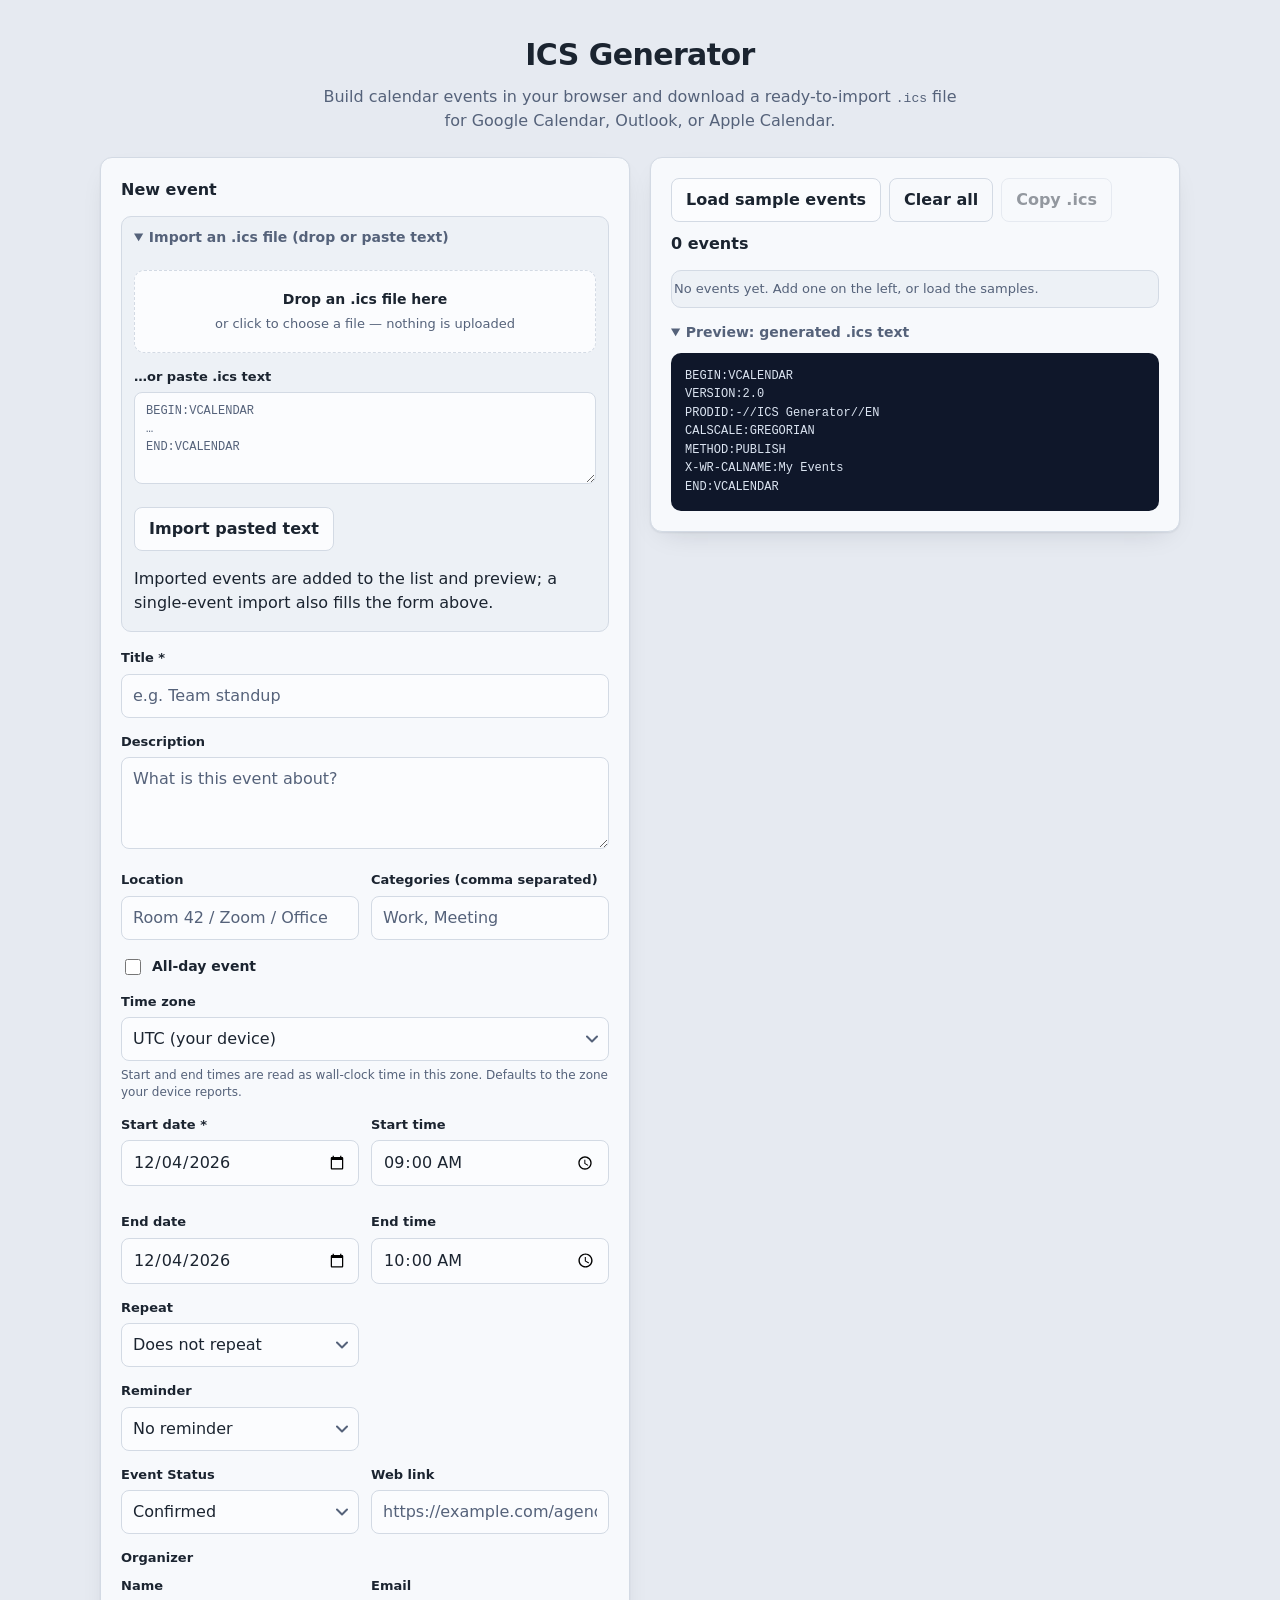
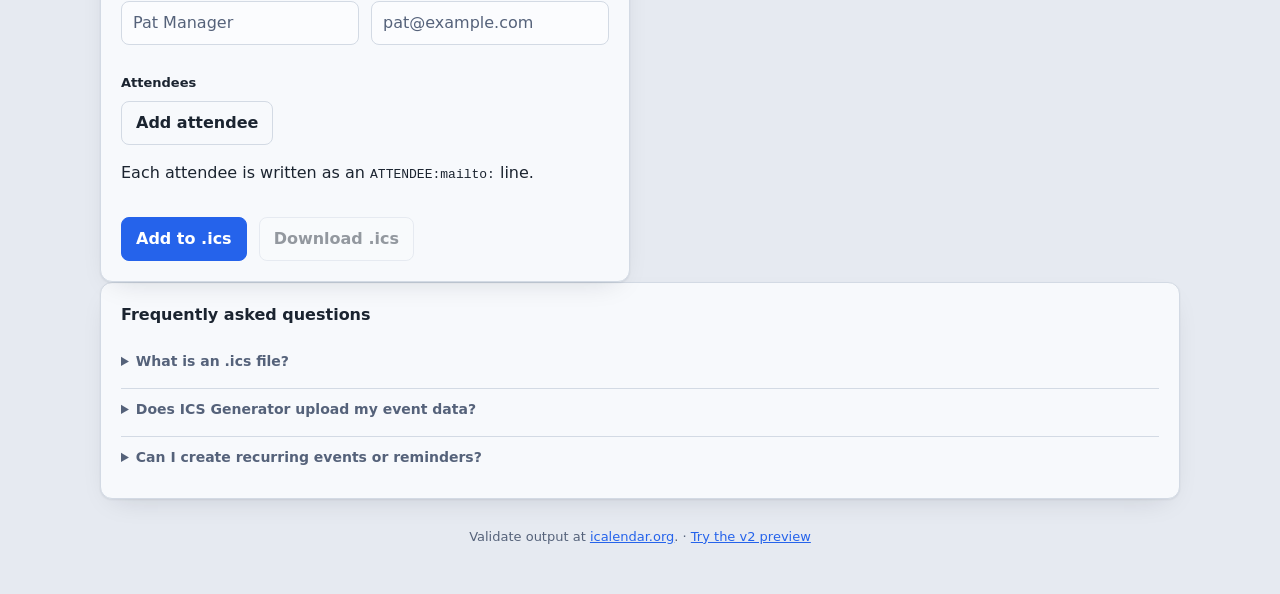
<file: index.html>
<!DOCTYPE html>
<html lang="en">
<head>
<meta charset="utf-8">
<meta name="viewport" content="width=device-width, initial-scale=1">
<meta name="theme-color" content="#e6eaf1">
<meta http-equiv="Content-Security-Policy" content="default-src 'none'; script-src 'self' file: https://static.cloudflareinsights.com; style-src 'self' file:; img-src data:; connect-src https://cloudflareinsights.com; font-src 'none'; object-src 'none'; base-uri 'none'; form-action 'none'">
<title>ICS Generator — Free iCalendar (.ics) Generator, No Sign-Up</title>
<meta name="description" content="Create iCalendar (.ics) files free in your browser. No sign-up, no uploads — import into Google Calendar, Outlook & Apple Calendar. 100% client-side.">
<link rel="canonical" href="https://ics-gen.pages.dev/">
<meta property="og:type" content="website">
<meta property="og:site_name" content="ICS Generator">
<meta property="og:title" content="ICS Generator — Free iCalendar (.ics) Generator, No Sign-Up">
<meta property="og:description" content="Create iCalendar (.ics) files free in your browser. No sign-up, no uploads — import into Google Calendar, Outlook & Apple Calendar. 100% client-side.">
<meta property="og:url" content="https://ics-gen.pages.dev/">
<meta property="og:image" content="https://ics-gen.pages.dev/og-image.png">
<meta property="og:image:width" content="1200">
<meta property="og:image:height" content="630">
<meta property="og:image:alt" content="ICS Generator — free client-side iCalendar (.ics) generator">
<meta name="twitter:card" content="summary_large_image">
<meta name="twitter:title" content="ICS Generator — Free iCalendar (.ics) Generator, No Sign-Up">
<meta name="twitter:description" content="Create iCalendar (.ics) files free in your browser. No sign-up, no uploads — import into Google Calendar, Outlook & Apple Calendar.">
<meta name="twitter:image" content="https://ics-gen.pages.dev/og-image.png">
<link rel="icon" href="data:,">
<link rel="stylesheet" href="styles.css">

<script type="application/ld+json">
{
  "@context": "https://schema.org",
  "@type": "WebApplication",
  "name": "ICS Generator — Free iCalendar (.ics) Generator",
  "url": "https://ics-gen.pages.dev/",
  "description": "Free client-side iCalendar (.ics) file generator. Build calendar events in your browser and download a ready-to-import .ics file for Google Calendar, Outlook, or Apple Calendar. Nothing is uploaded.",
  "applicationCategory": "UtilityApplication",
  "operatingSystem": "Any (browser)",
  "browserRequirements": "Requires a modern browser (Blob, Intl.DateTimeFormat, Array.from)",
  "isAccessibleForFree": true,
  "offers": { "@type": "Offer", "price": "0", "priceCurrency": "USD" },
  "featureList": [
    "All-day, timed and multi-day events",
    "Recurring events (daily, weekly, monthly, yearly)",
    "Reminders (VALARM)",
    "Per-event reminder timing (minutes, hours, or days before the event)",
    "Attendees and organizer (mailto)",
    "URL, location, categories and status",
    "RFC 5545 escaping, 75-octet line folding, UTC/TZID timestamps",
    "Time zone selector (IANA names, defaults to your device zone)",
    "Import existing .ics files by drop, file picker, or pasted text",
    "Copies or downloads the .ics file; 100% client-side, no uploads"
  ]
}
</script>
<script type="application/ld+json">
{
  "@context": "https://schema.org",
  "@type": "FAQPage",
  "mainEntity": [
    {
      "@type": "Question",
      "name": "What is an .ics file?",
      "acceptedAnswer": { "@type": "Answer", "text": "An .ics file is the standard calendar format (RFC 5545) used to move events between calendars. Import it into Google Calendar, Outlook, Apple Calendar, or Thunderbird and the event appears in your calendar." }
    },
    {
      "@type": "Question",
      "name": "Does ICS Generator upload my event data?",
      "acceptedAnswer": { "@type": "Answer", "text": "No. The page runs 100% in your browser — nothing you type ever leaves your device. The hosted site uses cookie-free Cloudflare Web Analytics to count visits (aggregate page views, referrers, and countries); your events and form data are never collected or sent anywhere." }
    },
    {
      "@type": "Question",
      "name": "Can I create recurring events or reminders?",
      "acceptedAnswer": { "@type": "Answer", "text": "Yes — daily, weekly, monthly and yearly recurrence with optional end dates, plus reminders set per event — minutes, hours, or days before the start (VALARM) — and all-day, timed and multi-day events with attendees." }
    }
  ]
}
</script>
</head>
<body>
<div class="wrap">
  <header>
    <h1>ICS Generator</h1>
    <p>Build calendar events in your browser and download a ready-to-import
    <code>.ics</code> file for Google Calendar, Outlook, or Apple Calendar.</p>
  </header>

  <main>
    <section class="panel" aria-labelledby="form-heading">
      <h2 id="form-heading">New event</h2>

      <details id="import-box" open>
        <summary>Import an .ics file (drop or paste text)</summary>
        <label id="drop-zone" class="drop-zone" for="import-file">
          <strong>Drop an .ics file here</strong>
          <span>or click to choose a file — nothing is uploaded</span>
          <input id="import-file" type="file" accept=".ics,text/calendar" hidden>
        </label>
        <div class="field">
          <label for="import-text">…or paste .ics text</label>
          <textarea id="import-text" rows="4" spellcheck="false" placeholder="BEGIN:VCALENDAR&#10;…&#10;END:VCALENDAR"></textarea>
        </div>
        <div class="form-actions">
          <button id="import-text-btn" class="btn" type="button">Import pasted text</button>
        </div>
        <p class="hint">Imported events are added to the list and preview; a
        single-event import also fills the form above.</p>
      </details>
      <p id="import-status" class="status-msg" role="status"></p>

      <form id="event-form" novalidate>
        <div class="field">
          <label for="title">Title *</label>
          <input id="title" type="text" placeholder="e.g. Team standup" required>
        </div>

        <div class="field">
          <label for="description">Description</label>
          <textarea id="description" rows="3" placeholder="What is this event about?"></textarea>
        </div>

        <div class="field-row">
          <div class="field">
            <label for="location">Location</label>
            <input id="location" type="text" placeholder="Room 42 / Zoom / Office">
          </div>
          <div class="field">
            <label for="categories">Categories (comma separated)</label>
            <input id="categories" type="text" placeholder="Work, Meeting">
          </div>
        </div>

        <label class="check"><input id="all-day" type="checkbox"> All-day event</label>

        <div class="field" id="field-timezone">
          <label for="timezone">Time zone</label>
          <select id="timezone" aria-describedby="timezone-hint"></select>
          <p class="hint" id="timezone-hint">Start and end times are read as wall-clock
          time in this zone. Defaults to the zone your device reports.</p>
        </div>

        <div class="field-row">
          <div class="field">
            <label for="start-date">Start date *</label>
            <input id="start-date" type="date" required>
          </div>
          <div class="field" id="field-start-time">
            <label for="start-time">Start time</label>
            <input id="start-time" type="time">
          </div>
          <div class="field">
            <label for="end-date">End date</label>
            <input id="end-date" type="date">
          </div>
          <div class="field" id="field-end-time">
            <label for="end-time">End time</label>
            <input id="end-time" type="time">
          </div>
        </div>

        <div class="field-row tri" id="recur-row">
          <div class="field">
            <label for="recur-freq">Repeat</label>
            <select id="recur-freq">
              <option value="NONE">Does not repeat</option>
              <option value="DAILY">Daily</option>
              <option value="WEEKLY">Weekly</option>
              <option value="MONTHLY">Monthly</option>
              <option value="YEARLY">Yearly</option>
            </select>
          </div>
          <div class="field" id="field-interval">
            <label for="recur-interval">Every …</label>
            <input id="recur-interval" type="number" min="1" max="99" value="1">
          </div>
          <div class="field" id="field-until">
            <label for="recur-until">Until (optional)</label>
            <input id="recur-until" type="date">
          </div>
        </div>

        <div class="field-row tri" id="reminder-row">
          <div class="field">
            <label for="reminder-toggle">Reminder</label>
            <select id="reminder-toggle">
              <option value="off" selected>No reminder</option>
              <option value="on">Remind me</option>
            </select>
          </div>
          <div class="field" id="field-reminder-value">
            <label for="reminder-value">Time before</label>
            <input id="reminder-value" type="number" min="1" max="999" step="1" value="10">
          </div>
          <div class="field" id="field-reminder-unit">
            <label for="reminder-unit">Unit</label>
            <select id="reminder-unit">
              <option value="minutes" selected>Minutes</option>
              <option value="hours">Hours</option>
              <option value="days">Days</option>
            </select>
          </div>
        </div>

        <div class="field-row">
          <div class="field">
            <label for="status">Event Status</label>
            <select id="status">
              <option value="CONFIRMED" selected>Confirmed</option>
              <option value="TENTATIVE">Tentative</option>
              <option value="CANCELLED">Cancelled</option>
            </select>
          </div>
          <div class="field">
            <label for="url">Web link</label>
            <input id="url" type="url" placeholder="https://example.com/agenda">
          </div>
        </div>

        <fieldset class="contact-group">
          <legend>Organizer</legend>
          <div class="field-row">
            <div class="field">
              <label for="organizer-name">Name</label>
              <input id="organizer-name" type="text" placeholder="Pat Manager">
            </div>
            <div class="field">
              <label for="organizer-email">Email</label>
              <input id="organizer-email" type="email" placeholder="pat@example.com">
            </div>
          </div>
        </fieldset>

        <fieldset class="contact-group">
          <legend>Attendees</legend>
          <div id="attendee-list"></div>
          <button id="add-attendee-btn" class="btn ghost" type="button">Add attendee</button>
          <p class="hint">Each attendee is written as an <code>ATTENDEE:mailto:</code> line.</p>
        </fieldset>

        <div class="form-actions">
          <button id="add-btn" type="submit" class="btn primary">Add to .ics</button>
          <button id="download-btn" class="btn" type="button" disabled>Download .ics</button>
          <span id="status-msg" class="status-msg" role="status"></span>
        </div>
      </form>
    </section>

    <section class="panel" aria-labelledby="list-heading">
      <div class="toolbar">
        <div class="toolbar-buttons">
          <button id="sample-btn" class="btn" type="button">Load sample events</button>
          <button id="clear-btn" class="btn ghost" type="button">Clear all</button>
          <button id="copy-btn" class="btn ghost" type="button" disabled>Copy .ics</button>
        </div>
        <h2 id="list-heading"><span id="event-count">0 events</span></h2>
      </div>

      <ul id="event-list">
        <li class="empty">No events yet. Add one on the left, or load the samples.</li>
      </ul>

      <details id="preview-box" open>
        <summary>Preview: generated .ics text</summary>
        <pre id="preview"></pre>
      </details>
    </section>
  </main>

  <section class="panel faq" aria-labelledby="faq-heading">
    <h2 id="faq-heading">Frequently asked questions</h2>

    <details class="faq-item">
      <summary>What is an .ics file?</summary>
      <p>An <code>.ics</code> file is the standard calendar format (RFC 5545) used to
      move events between calendars. Import it into Google Calendar, Outlook, Apple
      Calendar, or Thunderbird and the event appears in your calendar.</p>
    </details>

    <details class="faq-item">
      <summary>Does ICS Generator upload my event data?</summary>
      <p>No. The page runs 100% in your browser — nothing you type ever leaves
      your device. The hosted site uses cookie-free
      <a href="https://developers.cloudflare.com/web-analytics/" target="_blank" rel="noopener noreferrer">Cloudflare Web Analytics</a>
      to count visits (aggregate page views, referrers, and countries); your
      events and form data are never collected or sent anywhere.</p>
    </details>

    <details class="faq-item">
      <summary>Can I create recurring events or reminders?</summary>
      <p>Yes — daily, weekly, monthly, and yearly recurrence with optional end dates,
      plus reminders set per event — minutes, hours, or days before the start — and
      all-day, timed, and multi-day events with attendees. In one .ics file each event
      carries its own reminder.</p>
    </details>
  </section>

  <footer>
    Validate output at <a href="https://icalendar.org/validator.html" target="_blank" rel="noopener noreferrer">icalendar.org</a>.
    · <a href="/v2/">Try the v2 preview</a>
  </footer>
</div>

<script src="ics.js"></script>
<script src="ics-parse.js"></script>
<script src="app.js"></script>
</body>
</html>
</file>
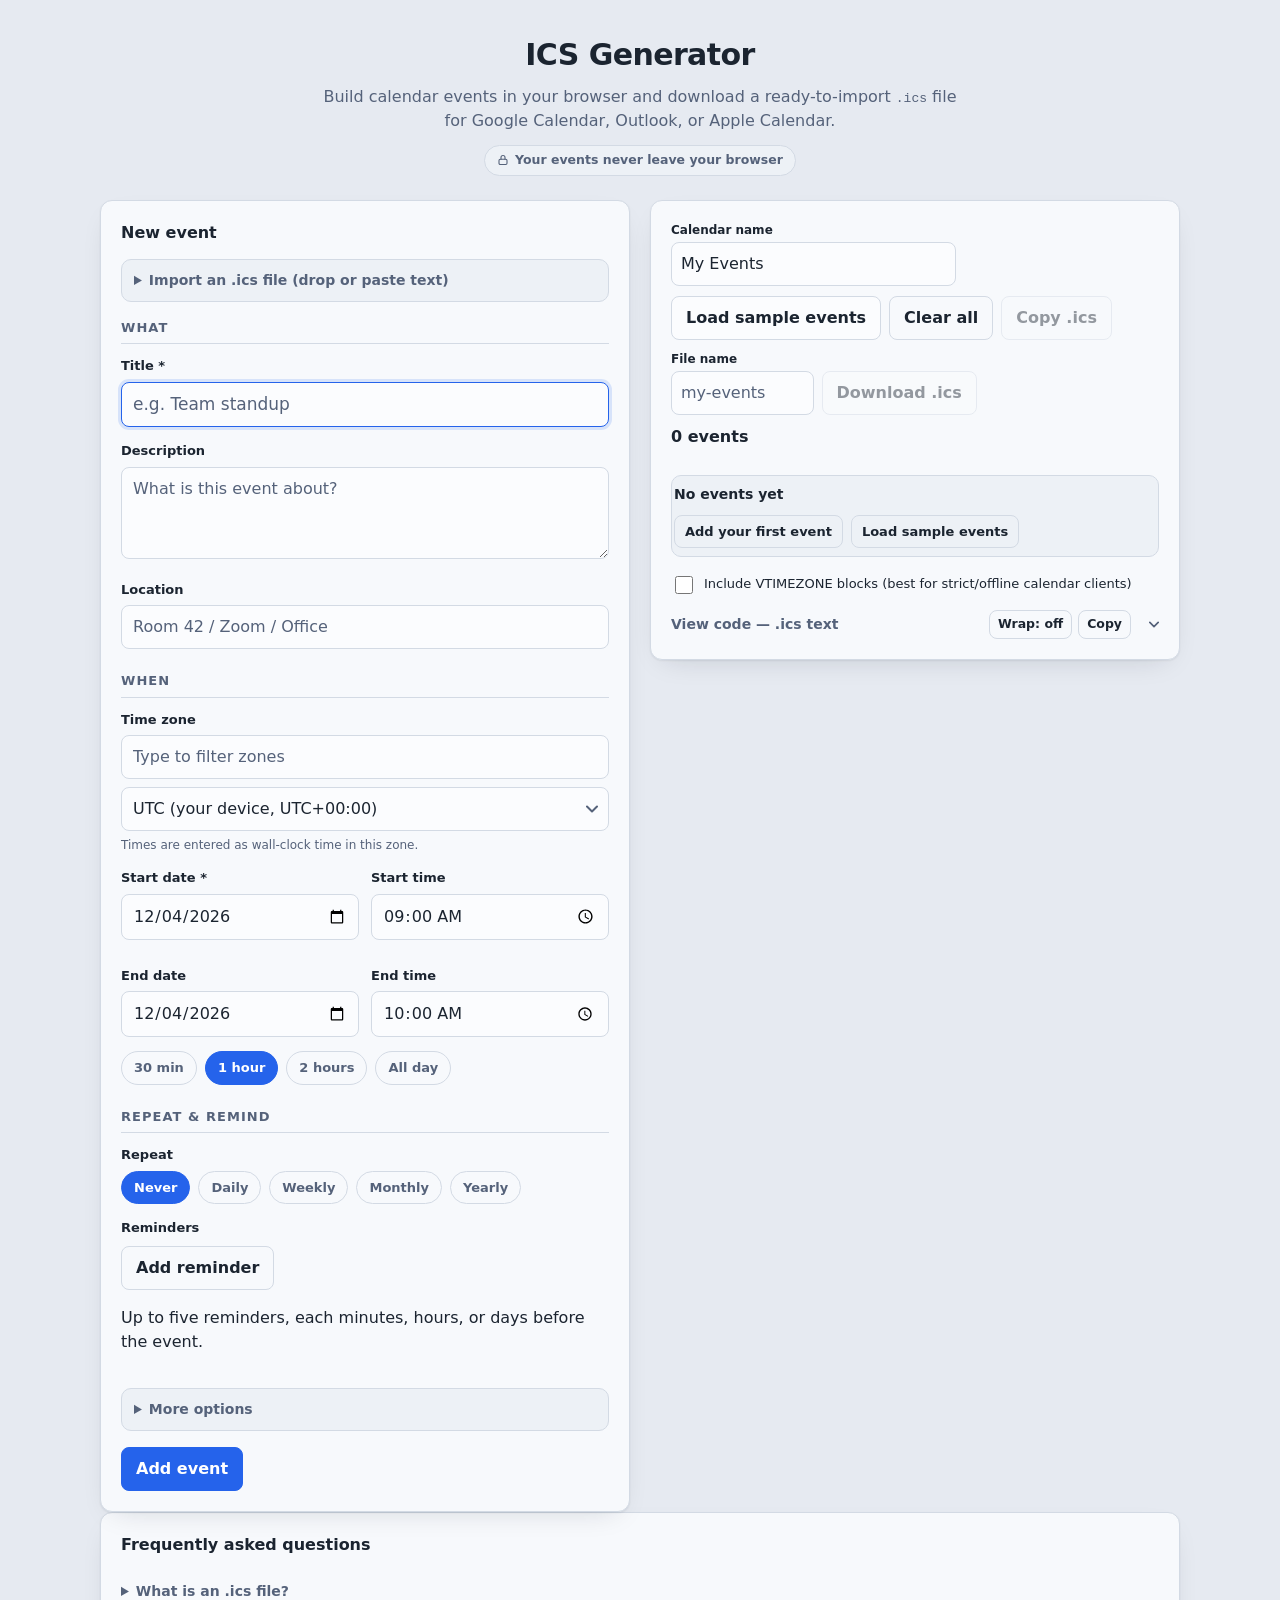
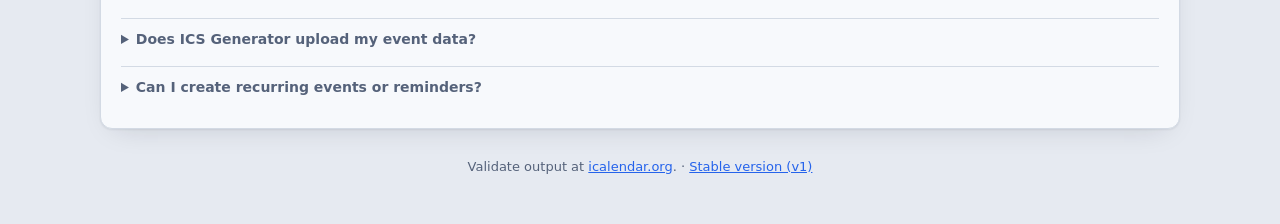
<file: v2/index.html>
<!DOCTYPE html>
<html lang="en">
<head>
<meta charset="utf-8">
<meta name="viewport" content="width=device-width, initial-scale=1">
<meta name="theme-color" media="(prefers-color-scheme: light)" content="#e6eaf1">
<meta name="theme-color" media="(prefers-color-scheme: dark)" content="#0f1420">
<meta http-equiv="Content-Security-Policy" content="default-src 'none'; script-src 'self' file: https://static.cloudflareinsights.com; style-src 'self' file:; img-src data:; connect-src https://cloudflareinsights.com; font-src 'none'; object-src 'none'; base-uri 'none'; form-action 'none'">
<title>ICS Generator v2 — Free iCalendar (.ics) Generator, No Sign-Up</title>
<meta name="description" content="Create iCalendar (.ics) files free in your browser. No sign-up, no uploads — import into Google Calendar, Outlook & Apple Calendar. 100% client-side.">
<link rel="canonical" href="https://ics-gen.pages.dev/v2/">
<meta property="og:type" content="website">
<meta property="og:site_name" content="ICS Generator">
<meta property="og:title" content="ICS Generator v2 — Free iCalendar (.ics) Generator, No Sign-Up">
<meta property="og:description" content="Create iCalendar (.ics) files free in your browser. No sign-up, no uploads — import into Google Calendar, Outlook & Apple Calendar. 100% client-side.">
<meta property="og:url" content="https://ics-gen.pages.dev/v2/">
<meta property="og:image" content="https://ics-gen.pages.dev/v2/og-image.png">
<meta property="og:image:width" content="1200">
<meta property="og:image:height" content="630">
<meta property="og:image:alt" content="ICS Generator — free client-side iCalendar (.ics) generator">
<meta name="twitter:card" content="summary_large_image">
<meta name="twitter:title" content="ICS Generator v2 — Free iCalendar (.ics) Generator, No Sign-Up">
<meta name="twitter:description" content="Create iCalendar (.ics) files free in your browser. No sign-up, no uploads — import into Google Calendar, Outlook & Apple Calendar.">
<meta name="twitter:image" content="https://ics-gen.pages.dev/v2/og-image.png">
<link rel="icon" type="image/svg+xml" href="data:image/svg+xml,<svg xmlns='http://www.w3.org/2000/svg' viewBox='0 0 64 64'><rect x='4' y='8' width='56' height='50' rx='10' fill='%23f7f9fc' stroke='%232563eb' stroke-width='4'/><rect x='4' y='8' width='56' height='16' rx='10' fill='%232563eb'/><rect x='4' y='14' width='56' height='10' fill='%232563eb'/><circle cx='18' cy='16' r='3.5' fill='%23f7f9fc'/><circle cx='46' cy='16' r='3.5' fill='%23f7f9fc'/><text x='32' y='49' font-family='system-ui,sans-serif' font-size='26' font-weight='700' text-anchor='middle' fill='%232563eb'>2</text></svg>">
<link rel="stylesheet" href="styles.css">

<script type="application/ld+json">
{
  "@context": "https://schema.org",
  "@type": "WebApplication",
  "name": "ICS Generator — Free iCalendar (.ics) Generator",
  "url": "https://ics-gen.pages.dev/v2/",
  "description": "Free client-side iCalendar (.ics) file generator. Build calendar events in your browser and download a ready-to-import .ics file for Google Calendar, Outlook, or Apple Calendar. Nothing is uploaded.",
  "applicationCategory": "UtilityApplication",
  "operatingSystem": "Any (browser)",
  "browserRequirements": "Requires a modern browser (Blob, Intl.DateTimeFormat, Array.from)",
  "isAccessibleForFree": true,
  "offers": { "@type": "Offer", "price": "0", "priceCurrency": "USD" },
  "featureList": [
    "All-day, timed and multi-day events",
    "Recurring events with day-of-week patterns, occurrence counts, or end dates",
    "Up to five reminders per event (VALARM)",
    "Attendees and organizer (mailto)",
    "Show as busy or free (TRANSP) and priority",
    "Edit and duplicate events in place; date-sorted list with undo",
    "Import existing .ics files by drop, file picker, or pasted text (add or replace)",
    "Optional VTIMEZONE blocks for strict/offline calendar clients",
    "Per-event Google Calendar links and custom download filenames",
    "Events saved in the browser's localStorage — restored on reload, never uploaded",
    "RFC 5545 escaping, 75-octet line folding, UTC/TZID timestamps",
    "Time zone picker with type-to-filter and current UTC offsets",
    "Automatic dark mode; copy or download the .ics — 100% client-side, no uploads"
  ]
}
</script>
<script type="application/ld+json">
{
  "@context": "https://schema.org",
  "@type": "FAQPage",
  "mainEntity": [
    {
      "@type": "Question",
      "name": "What is an .ics file?",
      "acceptedAnswer": { "@type": "Answer", "text": "An .ics file is the standard calendar format (RFC 5545) used to move events between calendars. Import it into Google Calendar, Outlook, Apple Calendar, or Thunderbird and the event appears in your calendar." }
    },
    {
      "@type": "Question",
      "name": "Does ICS Generator upload my event data?",
      "acceptedAnswer": { "@type": "Answer", "text": "No. The page itself uploads nothing and has no analytics beyond the cookie-free Cloudflare Web Analytics visit counter. Events are saved only in your browser's localStorage, so they survive a reload, and clearing the site's data removes them. The only way your data leaves your device is if you click an outbound link — for example the per-event Google Calendar link, which sends that event's details to Google to prefill its form — or download or share the .ics file yourself." }
    },
    {
      "@type": "Question",
      "name": "Can I create recurring events or reminders?",
      "acceptedAnswer": { "@type": "Answer", "text": "Yes — daily, weekly, monthly, and yearly recurrence, with optional day-of-week patterns, occurrence counts, and end dates, plus reminders set per event — minutes, hours, or days before the start — and all-day, timed, and multi-day events with attendees. In one .ics file each event carries its own reminder." }
    }
  ]
}
</script>
</head>
<body>
<div class="wrap">
  <header>
    <h1>ICS Generator</h1>
    <p>Build calendar events in your browser and download a ready-to-import
    <code>.ics</code> file for Google Calendar, Outlook, or Apple Calendar.</p>
    <p class="trust-badge">
      <svg width="12" height="12" viewBox="0 0 24 24" fill="none" stroke="currentColor" stroke-width="2.2" stroke-linecap="round" stroke-linejoin="round" aria-hidden="true" focusable="false"><rect x="4" y="10.5" width="16" height="10.5" rx="2.5"></rect><path d="M8 10.5V7a4 4 0 0 1 8 0v3.5"></path></svg>
      <span>Your events never leave your browser</span>
    </p>
  </header>

  <main>
    <section class="panel" aria-labelledby="form-heading">
      <h2 id="form-heading">New event</h2>

      <details id="import-box">
        <summary>Import an .ics file (drop or paste text)</summary>
        <fieldset class="import-mode">
          <legend>Import mode</legend>
          <label class="check"><input id="import-mode-append" type="radio" name="import-mode" value="append" checked> Add to my list</label>
          <label class="check"><input id="import-mode-replace" type="radio" name="import-mode" value="replace"> Replace my list</label>
        </fieldset>
        <label id="drop-zone" class="drop-zone" for="import-file">
          <strong>Drop an .ics file here</strong>
          <span>or click to choose a file — nothing is uploaded</span>
          <input id="import-file" type="file" accept=".ics,text/calendar" hidden>
        </label>
        <div class="field">
          <label for="import-text">…or paste .ics text</label>
          <textarea id="import-text" rows="4" spellcheck="false" placeholder="BEGIN:VCALENDAR&#10;…&#10;END:VCALENDAR"></textarea>
        </div>
        <div class="form-actions">
          <button id="import-text-btn" class="btn" type="button">Import pasted text</button>
        </div>
        <p class="hint">Imported events go into the list and preview — Add to
        keep your current list, Replace to swap it. A single-event import also
        fills in the event form.</p>
      </details>
      <p id="import-status" class="status-msg" role="status"></p>
      <div id="import-notes" hidden></div>

      <form id="event-form" novalidate>
        <h3 class="form-section">What</h3>
        <div class="field">
          <label for="title">Title *</label>
          <input id="title" type="text" placeholder="e.g. Team standup" required>
        </div>

        <div class="field">
          <label for="description">Description</label>
          <textarea id="description" rows="3" placeholder="What is this event about?"></textarea>
        </div>

        <div class="field">
          <label for="location">Location</label>
          <input id="location" type="text" placeholder="Room 42 / Zoom / Office">
        </div>

        <h3 class="form-section">When</h3>

        <label class="check" hidden><input id="all-day" type="checkbox"> All-day event</label>

        <div class="field" id="field-timezone">
          <label for="timezone">Time zone</label>
          <input id="timezone-filter" type="search" placeholder="Type to filter zones" aria-label="Filter time zones" autocomplete="off">
          <select id="timezone" aria-describedby="timezone-hint"></select>
          <p class="hint" id="timezone-hint">Times are entered as wall-clock time in this zone.</p>
        </div>

        <div class="field-row">
          <div class="field">
            <label for="start-date">Start date *</label>
            <input id="start-date" type="date" required>
          </div>
          <div class="field" id="field-start-time">
            <label for="start-time">Start time</label>
            <input id="start-time" type="time">
          </div>
          <div class="field">
            <label for="end-date" id="end-date-label">End date</label>
            <input id="end-date" type="date">
          </div>
          <div class="field" id="field-end-time">
            <label for="end-time">End time</label>
            <input id="end-time" type="time">
          </div>
          <p class="hint" id="all-day-end-hint" hidden>All-day end dates are exclusive: an event ending Jan 6 runs through Jan 5 only.</p>
        </div>

        <div class="field">
          <div class="chip-group" id="duration-chips" role="group" aria-label="Duration">
            <button type="button" class="chip" data-minutes="30" aria-pressed="false">30 min</button>
            <button type="button" class="chip" data-minutes="60" aria-pressed="false">1 hour</button>
            <button type="button" class="chip" data-minutes="120" aria-pressed="false">2 hours</button>
            <button type="button" class="chip" id="chip-all-day" aria-pressed="false">All day</button>
          </div>
        </div>

        <h3 class="form-section">Repeat &amp; Remind</h3>

        <div class="field">
          <label for="recur-freq" id="recur-freq-label">Repeat</label>
          <div class="chip-group" id="recur-freq-chips" role="group" aria-labelledby="recur-freq-label">
            <button type="button" class="chip" data-freq="NONE" aria-pressed="true">Never</button>
            <button type="button" class="chip" data-freq="DAILY" aria-pressed="false">Daily</button>
            <button type="button" class="chip" data-freq="WEEKLY" aria-pressed="false">Weekly</button>
            <button type="button" class="chip" data-freq="MONTHLY" aria-pressed="false">Monthly</button>
            <button type="button" class="chip" data-freq="YEARLY" aria-pressed="false">Yearly</button>
          </div>
          <select id="recur-freq" hidden>
            <option value="NONE">Does not repeat</option>
            <option value="DAILY">Daily</option>
            <option value="WEEKLY">Weekly</option>
            <option value="MONTHLY">Monthly</option>
            <option value="YEARLY">Yearly</option>
          </select>
        </div>

        <div class="field-row tri" id="recur-row">
          <div class="field" id="field-interval">
            <label for="recur-interval">Every …</label>
            <input id="recur-interval" type="number" min="1" max="99" value="1">
          </div>
          <div class="field" id="field-end">
            <label for="recur-end">Ends</label>
            <select id="recur-end">
              <option value="never" selected>Never</option>
              <option value="after">After … times</option>
              <option value="on-date">On date</option>
            </select>
            <div class="field end-sub" id="field-count" hidden>
              <label for="recur-count">Occurrences</label>
              <input id="recur-count" type="number" min="1" max="999" step="1" value="1">
            </div>
            <div class="field end-sub" id="field-until" hidden>
              <label for="recur-until">Until</label>
              <input id="recur-until" type="date">
            </div>
          </div>
          <div class="field span-all" id="field-byday" hidden>
            <span class="day-picker-label" id="byday-label">On days</span>
            <div class="day-picker" role="group" aria-labelledby="byday-label">
              <label class="day-check"><input type="checkbox" id="byday-mo" value="MO"> Mon</label>
              <label class="day-check"><input type="checkbox" id="byday-tu" value="TU"> Tue</label>
              <label class="day-check"><input type="checkbox" id="byday-we" value="WE"> Wed</label>
              <label class="day-check"><input type="checkbox" id="byday-th" value="TH"> Thu</label>
              <label class="day-check"><input type="checkbox" id="byday-fr" value="FR"> Fri</label>
              <label class="day-check"><input type="checkbox" id="byday-sa" value="SA"> Sat</label>
              <label class="day-check"><input type="checkbox" id="byday-su" value="SU"> Sun</label>
            </div>
          </div>
        </div>

        <fieldset class="contact-group">
          <legend>Reminders</legend>
          <div id="reminder-rows"></div>
          <button id="add-reminder-btn" class="btn ghost" type="button">Add reminder</button>
          <p class="hint">Up to five reminders, each minutes, hours, or days before the event.</p>
        </fieldset>

        <p class="hint" id="edit-kept-hint" hidden></p>

        <details id="advanced-box" class="advanced">
          <summary>More options</summary>

          <div class="field-row">
            <div class="field">
              <label for="status">Event Status</label>
              <select id="status">
                <option value="CONFIRMED" selected>Confirmed</option>
                <option value="TENTATIVE">Tentative</option>
                <option value="CANCELLED">Cancelled</option>
              </select>
            </div>
            <div class="field">
              <label for="url">Web link</label>
              <input id="url" type="url" placeholder="https://example.com/agenda">
            </div>
          </div>

          <div class="field-row">
            <div class="field">
              <label for="transp">Show as</label>
              <select id="transp">
                <option value="OPAQUE" selected>Busy</option>
                <option value="TRANSPARENT">Free</option>
              </select>
            </div>
            <div class="field">
              <label for="priority">Priority</label>
              <select id="priority">
                <option value="0" selected>None</option>
                <option value="1">1 — Highest</option>
                <option value="2">2</option>
                <option value="3">3</option>
                <option value="4">4</option>
                <option value="5">5 — Medium</option>
                <option value="6">6</option>
                <option value="7">7</option>
                <option value="8">8</option>
                <option value="9">9 — Lowest</option>
              </select>
            </div>
          </div>

          <div class="field">
            <label for="categories">Categories (comma separated)</label>
            <input id="categories" type="text" placeholder="Work, Meeting">
          </div>

          <fieldset class="contact-group">
            <legend>Organizer</legend>
            <div class="field-row">
              <div class="field">
                <label for="organizer-name">Name</label>
                <input id="organizer-name" type="text" placeholder="Pat Manager">
              </div>
              <div class="field">
                <label for="organizer-email">Email</label>
                <input id="organizer-email" type="email" placeholder="pat@example.com">
              </div>
            </div>
          </fieldset>

          <fieldset class="contact-group">
            <legend>Attendees</legend>
            <div id="attendee-list"></div>
            <button id="add-attendee-btn" class="btn ghost" type="button">Add attendee</button>
            <p class="hint">Attendees are attached to the invitation; your calendar app emails them when you send it.</p>
          </fieldset>
        </details>

        <div class="form-actions">
          <button id="add-btn" type="submit" class="btn primary">Add event</button>
          <button id="cancel-edit-btn" class="btn ghost" type="button" hidden>Cancel</button>
          <span id="status-msg" class="status-msg" role="status" tabindex="-1"></span>
        </div>
      </form>
    </section>

    <section class="panel" aria-labelledby="list-heading">
      <div class="toolbar">
        <div class="field calendar-name-field">
          <label for="calendar-name">Calendar name</label>
          <input id="calendar-name" type="text" placeholder="My Events" value="My Events" maxlength="60">
        </div>
        <div class="toolbar-buttons">
          <button id="sample-btn" class="btn" type="button">Load sample events</button>
          <button id="clear-btn" class="btn ghost" type="button">Clear all</button>
          <button id="copy-btn" class="btn ghost" type="button" disabled>Copy .ics</button>
        </div>
        <div class="download-controls">
          <div class="field filename-field">
            <label for="download-filename">File name</label>
            <input id="download-filename" type="text" placeholder="my-events" maxlength="60">
          </div>
          <button id="download-btn" class="btn" type="button" disabled>Download .ics</button>
        </div>
        <h2 id="list-heading"><span id="event-count" aria-live="polite">0 events</span></h2>
      </div>

      <p id="save-warning" class="status-msg error" role="status" hidden></p>

      <div id="event-card" class="event-card" hidden></div>

      <ul id="event-list">
        <li class="empty">No events yet — add your first event with the form, or load the samples.</li>
      </ul>

      <label class="check vtimezone-toggle"><input id="vtimezone-toggle" type="checkbox"> Include VTIMEZONE blocks (best for strict/offline calendar clients)</label>

      <details id="preview-box">
        <summary>View code — .ics text
          <span class="preview-controls">
            <button id="preview-wrap-btn" class="btn ghost" type="button" aria-pressed="false">Wrap: off</button>
            <button id="preview-copy-btn" class="btn ghost" type="button">Copy</button>
          </span>
        </summary>
        <pre id="preview"></pre>
      </details>
    </section>
  </main>

  <section class="panel faq" aria-labelledby="faq-heading">
    <h2 id="faq-heading">Frequently asked questions</h2>

    <details class="faq-item">
      <summary>What is an .ics file?</summary>
      <p>An <code>.ics</code> file is the standard calendar format (RFC 5545) used to
      move events between calendars. Import it into Google Calendar, Outlook, Apple
      Calendar, or Thunderbird and the event appears in your calendar.</p>
    </details>

    <details class="faq-item">
      <summary>Does ICS Generator upload my event data?</summary>
      <p>No. The page itself uploads nothing and has no analytics beyond the
      cookie-free Cloudflare Web Analytics visit counter. Events are saved only
      in your browser's localStorage, so they survive a reload, and clearing
      the site's data removes them. The only way your data leaves your device
      is if you click an outbound link — for example the per-event Google
      Calendar link, which sends that event's details to Google to prefill its
      form — or download or share the .ics file yourself.</p>
    </details>

    <details class="faq-item">
      <summary>Can I create recurring events or reminders?</summary>
      <p>Yes — daily, weekly, monthly, and yearly recurrence, with optional
      day-of-week patterns, occurrence counts, and end dates, plus reminders
      set per event — minutes, hours, or days before the start — and all-day,
      timed, and multi-day events with attendees. In one .ics file each event
      carries its own reminder.</p>
    </details>
  </section>

  <footer>
    Validate output at <a href="https://icalendar.org/validator.html" target="_blank" rel="noopener noreferrer">icalendar.org</a>.
    · <a href="/">Stable version (v1)</a>
  </footer>
</div>

<div id="undo-toast" class="undo-toast" role="status" hidden>
  <span id="undo-msg"></span>
  <button id="undo-btn" class="btn" type="button">Undo</button>
</div>

<script src="ics.js"></script>
<script src="ics-parse.js"></script>
<script src="app.js"></script>
</body>
</html>
</file>
<file: styles.css>
:root {
  --bg: #e6eaf1;
  --panel: #f7f9fc;
  --surface: #edf1f6;
  --field: #fbfcfe;
  --text: #1b2430;
  --muted: #55627a;
  --accent: #2563eb;
  --accent-strong: #1d4ed8;
  --accent-soft: #d9e5fb;
  --border: #d3dae4;
  --border-strong: #bcc6d5;
  --danger: #b42318;
  --code-bg: #0f172a;
  --code-text: #dbe4f1;
  --radius: 12px;
  --shadow: 0 1px 2px rgba(16, 24, 40, 0.07), 0 10px 28px -14px rgba(16, 24, 40, 0.18);
}

* { box-sizing: border-box; }

html, body { margin: 0; padding: 0; }

body {
  font-family: system-ui, -apple-system, "Segoe UI", Roboto, "Helvetica Neue", Arial, sans-serif;
  background: var(--bg);
  color: var(--text);
  line-height: 1.5;
  padding: 24px 16px 48px;
}

.wrap { max-width: 1080px; margin: 0 auto; }

header { text-align: center; margin: 8px 0 24px; }
header h1 { margin: 0 0 8px; font-size: 30px; letter-spacing: -0.02em; }
header p { margin: 0 auto; max-width: 660px; color: var(--muted); }

main {
  display: grid;
  grid-template-columns: minmax(0, 1fr) minmax(0, 1fr);
  gap: 20px;
  align-items: start;
}
@media (max-width: 920px) { main { grid-template-columns: 1fr; } }

.panel {
  background: var(--panel);
  border: 1px solid var(--border);
  border-radius: var(--radius);
  box-shadow: var(--shadow);
  padding: 20px;
}
.panel h2 { margin: 0 0 14px; font-size: 16px; }

.field { margin-bottom: 14px; }
.field label { display: block; font-size: 13px; font-weight: 600; margin-bottom: 6px; }
.field input,
.field select,
.field textarea {
  width: 100%;
  padding: 9px 11px;
  border: 1px solid var(--border);
  border-radius: 8px;
  font: inherit;
  color: inherit;
  background: var(--field);
}
.field input::placeholder,
.field textarea::placeholder { color: var(--muted); opacity: 1; }
.field input:focus,
.field select:focus,
.field textarea:focus {
  outline: none;
  border-color: var(--accent);
  box-shadow: 0 0 0 3px rgba(37, 99, 235, 0.15);
}

.field select {
  appearance: none;
  -webkit-appearance: none;
  padding-right: 30px;
  background: var(--field) url("data:image/svg+xml,%3Csvg xmlns='http://www.w3.org/2000/svg' width='12' height='8' viewBox='0 0 12 8'%3E%3Cpath d='M1 1.5l5 5 5-5' fill='none' stroke='%2355627a' stroke-width='2' stroke-linecap='round' stroke-linejoin='round'/%3E%3C/svg%3E") no-repeat right 10px center;
}

textarea { resize: vertical; }
.field .hint { margin: 6px 0 0; font-size: 12px; line-height: 1.4; color: var(--muted); }

/* Import panel */
#import-box {
  margin: 0 0 16px;
  border: 1px solid var(--border);
  border-radius: 10px;
  padding: 0 12px;
  background: var(--surface);
}
#import-box > summary { padding: 10px 0; }
#import-box[open] > summary { margin-bottom: 12px; }
.drop-zone {
  display: flex;
  flex-direction: column;
  align-items: center;
  gap: 4px;
  text-align: center;
  padding: 18px 12px;
  border: 1.5px dashed var(--border);
  border-radius: 10px;
  background: var(--field);
  color: var(--muted);
  cursor: pointer;
  font-size: 13px;
  margin-bottom: 14px;
}
.drop-zone strong { color: var(--text); font-size: 14px; }
.drop-zone.dragging { border-color: var(--accent); background: var(--accent-soft); }
#import-text { font: 12px/1.5 ui-monospace, SFMono-Regular, Menlo, Consolas, monospace; }
#import-status { margin: 0 0 14px; }
#import-status:empty { display: none; }

.field-row { display: grid; grid-template-columns: 1fr 1fr; gap: 12px; }
.field-row.tri { grid-template-columns: repeat(3, 1fr); }
/* When a tri row is down to its select alone (repeat "Does not repeat",
 * reminder "No reminder"), span a two-column-style width — the same as the
 * Status select — instead of the first third of the row, which clips the
 * "Does not repeat" label. */
.field-row.tri.single { grid-template-columns: 1fr; }
@media (min-width: 561px) { .field-row.tri.single { max-width: calc(50% - 6px); } }
@media (max-width: 560px) {
  .field-row, .field-row.tri { grid-template-columns: 1fr; }
}

.check {
  display: flex;
  align-items: center;
  gap: 8px;
  font-size: 14px;
  font-weight: 600;
  margin: 2px 0 14px;
  cursor: pointer;
}
.check input { width: 16px; height: 16px; accent-color: var(--accent); }

/* Organizer + attendees */
.contact-group { border: 0; margin: 0 0 14px; padding: 0; min-width: 0; }
.contact-group legend { font-size: 13px; font-weight: 600; padding: 0; margin-bottom: 8px; }
#attendee-list { display: flex; flex-direction: column; gap: 8px; margin-bottom: 10px; }
#attendee-list:empty { margin-bottom: 0; }
.attendee-row {
  display: grid;
  grid-template-columns: 1fr 1.2fr;
  gap: 8px;
  padding: 10px;
  border: 1px solid var(--border);
  border-radius: 10px;
  background: var(--surface);
}
.attendee-row .field { margin-bottom: 0; }
.att-rsvp {
  display: flex;
  align-items: center;
  gap: 6px;
  font-size: 13px;
  font-weight: 600;
  color: var(--muted);
  cursor: pointer;
}
.att-rsvp input { width: 16px; height: 16px; accent-color: var(--accent); }
.att-remove { justify-self: end; align-self: center; padding: 7px 10px; font-size: 13px; }

.form-actions { display: flex; align-items: center; gap: 12px; margin-top: 16px; flex-wrap: wrap; }

.btn {
  font: inherit;
  font-weight: 600;
  padding: 9px 14px;
  border-radius: 8px;
  border: 1px solid var(--border);
  background: var(--field);
  color: var(--text);
  cursor: pointer;
  transition: background 0.15s, border-color 0.15s;
}
.btn:hover { border-color: var(--border-strong); }
.btn.primary { background: var(--accent); border-color: var(--accent); color: #fff; }
.btn.primary:hover { background: var(--accent-strong); }
.btn.ghost { background: transparent; }
.btn.copied { background: var(--accent); border-color: var(--accent); color: #fff; }
#copy-btn { min-width: 92px; }
.btn:disabled { opacity: 0.45; cursor: not-allowed; }

.toolbar {
  display: flex;
  flex-direction: column;
  align-items: flex-start;
  gap: 10px;
  margin-bottom: 14px;
}
.toolbar h2 { margin: 0; }
.toolbar-buttons { display: flex; gap: 8px; flex-wrap: wrap; }

#event-list { list-style: none; margin: 0 0 14px; padding: 0; }
#event-list li {
  display: flex;
  align-items: center;
  justify-content: space-between;
  gap: 12px;
  border: 1px solid var(--border);
  border-radius: 10px;
  padding: 10px 12px;
  margin-bottom: 8px;
  background: var(--surface);
}
#event-list .event-info { min-width: 0; }
#event-list strong { display: block; font-size: 14px; }
#event-list small {
  color: var(--muted);
  font-size: 12.5px;
  display: block;
  margin-top: 2px;
  overflow-wrap: anywhere;
}
#event-list .btn { flex: none; padding: 6px 10px; font-size: 13px; }
#event-list .empty { color: var(--muted); font-size: 13px; padding: 8px 2px; }

details { margin-top: 6px; }
summary { cursor: pointer; font-size: 14px; font-weight: 600; color: var(--muted); }
summary:hover { color: var(--text); }
pre {
  background: var(--code-bg);
  color: var(--code-text);
  border-radius: 10px;
  padding: 14px;
  overflow: auto;
  font: 12px/1.55 ui-monospace, SFMono-Regular, Menlo, Consolas, monospace;
  margin: 10px 0 0;
  max-height: 340px;
  white-space: pre;
}

.status-msg { font-size: 13px; color: var(--muted); }
.status-msg.error { color: var(--danger); }

footer { text-align: center; color: var(--muted); font-size: 13px; margin-top: 28px; }
footer a { color: var(--accent); }

[hidden] { display: none !important; }

.panel.faq .faq-item { border-top: 1px solid var(--border); }
.panel.faq .faq-item:first-of-type { border-top: 0; }
.panel.faq summary { padding: 10px 0; }
.panel.faq .faq-item p { margin: 0 0 12px; color: var(--muted); font-size: 13.5px; }
</file>
<file: v2/styles.css>
:root {
  --bg: #e6eaf1;
  --panel: #f7f9fc;
  --surface: #edf1f6;
  --field: #fbfcfe;
  --text: #1b2430;
  --muted: #55627a;
  --accent: #2563eb;
  --accent-strong: #1d4ed8;
  --accent-soft: #d9e5fb;
  --border: #d3dae4;
  --border-strong: #bcc6d5;
  --danger: #b42318;
  --code-bg: #0f172a;
  --code-text: #dbe4f1;
  --radius: 12px;
  --shadow: 0 1px 2px rgba(16, 24, 40, 0.07), 0 10px 28px -14px rgba(16, 24, 40, 0.18);
}

* { box-sizing: border-box; }

html, body { margin: 0; padding: 0; }

body {
  font-family: system-ui, -apple-system, "Segoe UI", Roboto, "Helvetica Neue", Arial, sans-serif;
  background: var(--bg);
  color: var(--text);
  line-height: 1.5;
  padding: 24px 16px 48px;
}

.wrap { max-width: 1080px; margin: 0 auto; }

header { text-align: center; margin: 8px 0 24px; }
header h1 { margin: 0 0 8px; font-size: 30px; letter-spacing: -0.02em; }
header p { margin: 0 auto; max-width: 660px; color: var(--muted); }
/* Trust badge under the tagline: small surface pill with a padlock. */
header .trust-badge {
  display: inline-flex;
  align-items: center;
  gap: 6px;
  margin: 12px auto 0;
  padding: 5px 12px;
  border: 1px solid var(--border);
  border-radius: 999px;
  background: var(--surface);
  color: var(--muted);
  font-size: 12.5px;
  font-weight: 600;
}
header .trust-badge svg { flex: none; }

main {
  display: grid;
  grid-template-columns: minmax(0, 1fr) minmax(0, 1fr);
  gap: 20px;
  align-items: start;
}
/* minmax(0, 1fr) (not bare 1fr) keeps the panels shrinkable so the preview
 * box cannot push the track past the viewport on narrow screens. */
@media (max-width: 920px) { main { grid-template-columns: minmax(0, 1fr); } }

/* ---------- Sticky event panel on wide screens ----------
 * With the two panels side by side (above 920px) the event list keeps the
 * top of the viewport as the form scrolls, so events and the toolbar stay
 * reachable while editing. Long lists scroll inside the panel (max-height +
 * overflow) instead of being clipped; the nested .ics preview keeps its own
 * max-height/overflow and scrolls independently. */
@media (min-width: 921px) {
  main > .panel:nth-of-type(2) {
    position: sticky;
    top: 16px;
    max-height: calc(100vh - 32px);
    overflow: auto;
    scroll-padding-top: 274px; /* 260px toolbar + 14px margin. */
  }
  /* Keep the toolbar (calendar name, buttons, count) in view while a long
   * event list scrolls inside the pinned panel. The extra top padding plus
   * the matching negative margin extend its background across the panel's
   * own 20px padding, so scrolling content never peeks above it. */
  main > .panel:nth-of-type(2) > .toolbar {
    position: sticky;
    top: -20px;
    z-index: 1;
    margin-top: -20px;
    padding: 20px 0 12px;
    background: var(--panel);
    flex-wrap: nowrap;
  }
  /* Keep the buttons row single-line: at 921-940px with a classic scrollbar
   * gutter the row was 2px too narrow and used to wrap to two lines, growing
   * the toolbar to ~312px - past the 274px scroll-padding-top - so Shift+Tab
   * could focus a list button hidden behind the toolbar. The negative right
   * margin lets the row borrow the panel's right padding as headroom (the
   * row has no background, so this is invisible and buttons keep their
   * position); nowrap plus nowrap button labels keep the toolbar height
   * constant. Mobile (<=920px) still wraps freely. */
  main > .panel:nth-of-type(2) > .toolbar > .toolbar-buttons {
    flex-wrap: nowrap;
    margin-right: -20px;
  }
  main > .panel:nth-of-type(2) > .toolbar .btn { white-space: nowrap; }
}

.panel {
  background: var(--panel);
  border: 1px solid var(--border);
  border-radius: var(--radius);
  box-shadow: var(--shadow);
  padding: 20px;
}
.panel h2 { margin: 0 0 14px; font-size: 16px; }

/* Form section headers: light uppercase label with a hairline rule. */
.form-section {
  margin: 22px 0 12px;
  padding-bottom: 6px;
  border-bottom: 1px solid var(--border);
  font-size: 13px;
  font-weight: 700;
  letter-spacing: 0.08em;
  text-transform: uppercase;
  color: var(--muted);
}
#event-form > .form-section:first-of-type { margin-top: 0; }

.field { margin-bottom: 14px; min-width: 0; }
.field label { display: block; font-size: 13px; font-weight: 600; margin-bottom: 6px; }
/* The title is the one deliberately large field. */
#title { font-size: 17px; }
.field input,
.field select,
.field textarea {
  width: 100%;
  padding: 9px 11px;
  border: 1px solid var(--border);
  border-radius: 8px;
  font: inherit;
  color: inherit;
  background: var(--field);
}
.field input::placeholder,
.field textarea::placeholder { color: var(--muted); opacity: 1; }
.field input:focus,
.field select:focus,
.field textarea:focus {
  outline: none;
  border-color: var(--accent);
  box-shadow: 0 0 0 3px rgba(37, 99, 235, 0.15);
}

/* Keyboard focus for controls that have no visible focus style of their own. */
.btn:focus-visible,
.chip:focus-visible,
summary:focus-visible,
.check input:focus-visible,
.day-check input:focus-visible,
.att-rsvp input:focus-visible,
.drop-zone:focus-visible { outline: 2px solid var(--accent); outline-offset: 2px; }

.field select {
  appearance: none;
  -webkit-appearance: none;
  padding-right: 30px;
  background: var(--field) url("data:image/svg+xml,%3Csvg xmlns='http://www.w3.org/2000/svg' width='12' height='8' viewBox='0 0 12 8'%3E%3Cpath d='M1 1.5l5 5 5-5' fill='none' stroke='%2355627a' stroke-width='2' stroke-linecap='round' stroke-linejoin='round'/%3E%3C/svg%3E") no-repeat right 10px center;
}

/* Strip the native date/time controls' intrinsic floor: min-width:0 alone
 * isn't enough on iOS Safari - appearance:none is what actually lets the
 * native control shrink to the track. display/width still come from the
 * .field input rule. */
input[type="date"],
input[type="time"] { min-width: 0; -webkit-appearance: none; appearance: none; }

textarea { resize: vertical; }
/* Zone filter sits directly above the select it narrows. */
#timezone-filter { margin-bottom: 8px; }
.field .hint { margin: 6px 0 0; font-size: 12px; line-height: 1.4; color: var(--muted); }

/* Inline validation */
.field.invalid input,
.field.invalid select,
.field.invalid textarea { border-color: var(--danger); }
.field.invalid input:focus,
.field.invalid select:focus,
.field.invalid textarea:focus {
  border-color: var(--danger);
  box-shadow: 0 0 0 3px rgba(180, 35, 24, 0.15);
}
.field-error {
  margin: 6px 0 0;
  font-size: 12px;
  font-weight: 600;
  line-height: 1.4;
  color: var(--danger);
}

/* Import panel */
#import-box {
  margin: 0 0 16px;
  border: 1px solid var(--border);
  border-radius: 10px;
  padding: 0 12px;
  background: var(--surface);
}
#import-box > summary { padding: 10px 0; }
#import-box[open] > summary { margin-bottom: 12px; }
.drop-zone {
  display: flex;
  flex-direction: column;
  align-items: center;
  gap: 4px;
  text-align: center;
  padding: 18px 12px;
  border: 1.5px dashed var(--border);
  border-radius: 10px;
  background: var(--field);
  color: var(--muted);
  cursor: pointer;
  font-size: 13px;
  margin-bottom: 14px;
}
.drop-zone strong { color: var(--text); font-size: 14px; }
.drop-zone.dragging { border-color: var(--accent); background: var(--accent-soft); }
#import-text { font: 12px/1.5 ui-monospace, SFMono-Regular, Menlo, Consolas, monospace; }
#import-status { margin: 0 0 14px; }
#import-status:empty { display: none; }

/* Import mode radios (styled like the other .check boxes) */
.import-mode { border: 0; margin: 0 0 12px; padding: 0; }
.import-mode legend { font-size: 13px; font-weight: 600; padding: 0; margin-bottom: 4px; }
.import-mode .check { margin: 0 0 4px; }

/* Advanced fields collapse behind a details styled like the import panel. */
#advanced-box {
  margin: 18px 0 14px;
  border: 1px solid var(--border);
  border-radius: 10px;
  padding: 0 12px;
  background: var(--surface);
}
#advanced-box > summary { padding: 10px 0; }
#advanced-box[open] > summary { margin-bottom: 12px; }

/* Import warnings/notes */
#import-notes { margin: 0 0 14px; }
#import-notes .import-notes > summary { font-size: 13px; }
#import-notes ul {
  margin: 6px 0 0;
  padding-left: 20px;
  font-size: 12.5px;
  line-height: 1.5;
  color: var(--muted);
}
#import-notes li { overflow-wrap: anywhere; }

/* minmax(0, 1fr) (not bare 1fr) keeps the tracks shrinkable: iOS Safari's
 * native date/time controls have a large intrinsic min-content width, so a
 * bare 1fr track (= minmax(auto, 1fr)) can't shrink below it and the inputs
 * overflow the row. Same fix as main/.reminder-row above. */
.field-row { display: grid; grid-template-columns: minmax(0, 1fr) minmax(0, 1fr); gap: 12px; }
.field-row.tri { grid-template-columns: repeat(3, minmax(0, 1fr)); }
@media (max-width: 560px) {
  .field-row, .field-row.tri { grid-template-columns: minmax(0, 1fr); }
}
/* The recurrence row shows only two controls side-by-side (interval + ends;
 * BYDAY is span-all), so give it two tracks on wide screens — three would
 * shrink eagerly and clip the nested until date input. */
@media (min-width: 561px) {
  #recur-row { grid-template-columns: minmax(0, 1fr) minmax(0, 1fr); }
}

.check {
  display: flex;
  align-items: center;
  gap: 8px;
  font-size: 14px;
  font-weight: 600;
  margin: 2px 0 14px;
  /* WCAG 2.5.8: a 24px-minimum tappable area around the 18px checkbox. */
  min-height: 24px;
  padding: 3px 0;
  cursor: pointer;
}
.check input { width: 18px; height: 18px; accent-color: var(--accent); }

/* Chip groups: duration presets and the segmented repeat control. Pressed
 * state lives entirely in aria-pressed, so the visual state can never drift
 * from what assistive technology reports. */
.chip-group { display: flex; flex-wrap: wrap; gap: 8px; }
.chip {
  font: inherit;
  font-size: 13px;
  font-weight: 600;
  padding: 6px 12px;
  min-height: 32px;
  border-radius: 999px;
  border: 1px solid var(--border);
  background: transparent;
  color: var(--muted);
  cursor: pointer;
  transition: background 0.15s, border-color 0.15s, color 0.15s;
}
.chip:hover { border-color: var(--border-strong); color: var(--text); }
.chip[aria-pressed="true"] {
  background: var(--accent);
  border-color: var(--accent);
  color: #fff;
}

/* Weekly day-of-week picker: an inline row of compact .check-style boxes. */
.field-row .field.span-all { grid-column: 1 / -1; }
/* Nested controls inside the Ends group sit under its select. */
.end-sub { margin: 8px 0 0; }
.day-picker-label { display: block; font-size: 13px; font-weight: 600; margin-bottom: 6px; }
.day-picker { display: flex; flex-wrap: wrap; align-items: center; gap: 4px 14px; }
.day-check {
  display: flex;
  align-items: center;
  gap: 6px;
  font-size: 13px;
  font-weight: 600;
  /* WCAG 2.5.8: a 24px-minimum tappable area around the 18px checkbox. */
  min-height: 24px;
  padding: 3px 0;
  cursor: pointer;
}
.day-check input { width: 18px; height: 18px; accent-color: var(--accent); }

/* Reminder rows */
#reminder-rows { display: grid; gap: 8px; margin-bottom: 10px; }
#reminder-rows:empty { margin-bottom: 0; }
.reminder-row {
  display: grid;
  grid-template-columns: minmax(0, 1fr) minmax(0, 1fr) auto;
  gap: 8px;
  align-items: start;
  padding: 10px;
  border: 1px solid var(--border);
  border-radius: 10px;
  background: var(--surface);
}
.reminder-row .field { margin-bottom: 0; }
.reminder-remove { justify-self: end; align-self: center; padding: 7px 10px; font-size: 13px; }
@media (max-width: 560px) {
  .reminder-row { grid-template-columns: minmax(0, 1fr) minmax(0, 1fr); }
  .reminder-remove { grid-column: 1 / -1; justify-self: end; }
}

/* Organizer + attendees */
.contact-group { border: 0; margin: 0 0 14px; padding: 0; min-width: 0; }
.contact-group legend { font-size: 13px; font-weight: 600; padding: 0; margin-bottom: 8px; }
#attendee-list { display: flex; flex-direction: column; gap: 8px; margin-bottom: 10px; }
#attendee-list:empty { margin-bottom: 0; }
.attendee-row {
  display: grid;
  grid-template-columns: 1fr 1.2fr;
  gap: 8px;
  padding: 10px;
  border: 1px solid var(--border);
  border-radius: 10px;
  background: var(--surface);
}
.attendee-row .field { margin-bottom: 0; }
.att-rsvp {
  display: flex;
  align-items: center;
  gap: 6px;
  font-size: 13px;
  font-weight: 600;
  color: var(--muted);
  min-height: 24px;
  padding: 3px 0;
  cursor: pointer;
}
.att-rsvp input { width: 18px; height: 18px; accent-color: var(--accent); }
.att-remove { justify-self: end; align-self: center; padding: 7px 10px; font-size: 13px; }

.form-actions { display: flex; align-items: center; gap: 12px; margin-top: 16px; flex-wrap: wrap; }

/* ---------- Small-screen sticky action bar ----------
 * On phones the form's Add/Update row is pinned to the bottom of the viewport
 * so the primary action is always reachable without scrolling back. Only
 * #event-form's row is pinned: #import-box has its own .form-actions, and
 * pinning that too would stack two fixed bars. The fixed bar is out of flow,
 * so body reserves room (padding-bottom) for it at the end of the document,
 * and the undo toast (also fixed) is raised clear of it. */
@media (max-width: 920px) {
  html { scroll-padding-bottom: 148px; }
  body { padding-bottom: 132px; }
  #event-form > .form-actions {
    position: fixed;
    left: 0;
    right: 0;
    bottom: 0;
    z-index: 50;
    background: var(--panel);
    border-top: 1px solid var(--border);
    margin: 0;
    padding: 10px 16px calc(10px + env(safe-area-inset-bottom));
    box-shadow: 0 -6px 18px -12px rgba(16, 24, 40, 0.25);
    border-radius: 0;
    flex-wrap: wrap;
  }
  /* The status line wraps inside the bar (clamped to two lines so an
   * arbitrarily long message cannot grow the fixed bar past the reserved
   * space and the toast offset below). Screen readers still get the full
   * text from the role="status" region. */
  #event-form > .form-actions .status-msg {
    min-width: 0;
    overflow-wrap: anywhere;
    display: -webkit-box;
    -webkit-line-clamp: 2;
    line-clamp: 2;
    -webkit-box-orient: vertical;
    overflow: hidden;
  }
  /* Measured: a two-line status bar is ~116px tall, so 84px would tuck the
   * toast behind it. 124px clears the tallest bar with a small gap. */
  body .undo-toast { bottom: calc(124px + env(safe-area-inset-bottom)); }
}

.btn {
  font: inherit;
  font-weight: 600;
  padding: 9px 14px;
  border-radius: 8px;
  border: 1px solid var(--border);
  background: var(--field);
  color: var(--text);
  cursor: pointer;
  transition: background 0.15s, border-color 0.15s;
}
.btn:hover { border-color: var(--border-strong); }
.btn.primary { background: var(--accent); border-color: var(--accent); color: #fff; }
.btn.primary:hover { background: var(--accent-strong); }
.btn.ghost { background: transparent; }
.btn.copied { background: var(--accent); border-color: var(--accent); color: #fff; }
#copy-btn { min-width: 92px; }
.btn:disabled { opacity: 0.45; cursor: not-allowed; }

/* Touch targets: coarse pointers (phones/tablets) get 44px-minimum tappable
 * controls (WCAG 2.5.5). Only the padding floor changes; the desktop density
 * behind a fine pointer is untouched. */
@media (pointer: coarse) {
  .field input,
  .field select,
  .field textarea { min-height: 44px; }
  .btn { min-height: 44px; padding-top: 11px; padding-bottom: 11px; }
}

.toolbar {
  display: flex;
  flex-direction: column;
  align-items: flex-start;
  gap: 10px;
  margin-bottom: 14px;
}
.toolbar h2 { margin: 0; }
.toolbar-buttons { display: flex; gap: 8px; flex-wrap: wrap; }
.calendar-name-field { width: min(100%, 28ch); margin-bottom: 0; }
.download-controls { display: flex; align-items: flex-end; gap: 8px; flex-wrap: wrap; }
.filename-field { width: 14ch; margin-bottom: 0; }
.toolbar .field label { font-size: 12px; margin-bottom: 3px; }
.toolbar .field input { padding: 9px; }

/* Invite-style card summarizing the earliest event (renderEventCard in
 * app.js). A mini calendar page on the left, title + summary on the right;
 * purely informational. All colors resolve through vars, so it follows dark
 * mode automatically. */
.event-card {
  display: flex;
  align-items: center;
  gap: 14px;
  padding: 14px;
  margin: 0 0 14px;
  background: var(--surface);
  border: 1px solid var(--border);
  border-radius: var(--radius);
}
.event-card-date {
  flex: none;
  display: flex;
  flex-direction: column;
  width: 56px;
  overflow: hidden;
  border: 1px solid var(--border);
  border-radius: 8px;
  background: var(--field);
  text-align: center;
}
.event-card-month {
  display: block;
  padding: 3px 0;
  background: var(--accent-soft);
  color: var(--accent-strong);
  font-size: 10.5px;
  font-weight: 700;
  letter-spacing: 0.08em;
}
.event-card-day {
  display: block;
  padding: 4px 0 6px;
  color: var(--text);
  font-size: 24px;
  font-weight: 700;
  line-height: 1.2;
}
.event-card-body { min-width: 0; }
.event-card-body strong { display: block; font-size: 14px; overflow-wrap: anywhere; }
.event-card-body small {
  display: block;
  margin-top: 2px;
  color: var(--muted);
  font-size: 12.5px;
  overflow-wrap: anywhere;
}

#event-list { list-style: none; margin: 0 0 14px; padding: 0; }
#event-list li {
  display: flex;
  align-items: center;
  justify-content: space-between;
  gap: 12px;
  flex-wrap: wrap;
  border: 1px solid var(--border);
  border-radius: 10px;
  padding: 10px 12px;
  margin-bottom: 8px;
  background: var(--surface);
}
/* The prepended calendar glyph sits left of the stacked title + summary, so
 * .event-info is a two-column grid; the glyph spans both text rows. (A plain
 * flex row would place the title and the summary side by side.) */
#event-list .event-info {
  min-width: 0;
  display: grid;
  grid-template-columns: auto 1fr;
  align-items: start;
}
/* Background data-URI SVG (CSP img-src data:), stroke in the light muted
 * tone — a background image cannot follow currentColor; the dark scheme
 * re-declares the image below, same pattern as the select chevron. */
.event-glyph {
  grid-row: 1 / span 2;
  flex: none;
  width: 16px;
  height: 16px;
  margin: 2px 8px 0 0;
  background: url("data:image/svg+xml,%3Csvg xmlns='http://www.w3.org/2000/svg' width='16' height='16' viewBox='0 0 16 16'%3E%3Crect x='1.5' y='2.5' width='13' height='12' rx='2.5' fill='none' stroke='%2355627a' stroke-width='1.5'/%3E%3Cpath d='M1.5 6h13M5 1v3M11 1v3' fill='none' stroke='%2355627a' stroke-width='1.5' stroke-linecap='round'/%3E%3C/svg%3E") no-repeat center / contain;
}
#event-list strong { display: block; font-size: 14px; overflow-wrap: anywhere; }
#event-list small {
  color: var(--muted);
  font-size: 12.5px;
  display: block;
  margin-top: 2px;
  overflow-wrap: anywhere;
}
#event-list .btn { flex: none; padding: 6px 10px; font-size: 13px; }
#event-list .gcal-link {
  text-decoration: none;
  white-space: nowrap;
  color: var(--accent);
}
#event-list .gcal-link:hover { color: var(--accent-strong); border-color: var(--border-strong); }
#event-list .empty { display: block; color: var(--muted); font-size: 13px; padding: 8px 2px; }
#event-list .empty-msg { margin: 0 0 10px; font-size: 14px; font-weight: 600; color: var(--text); }
#event-list .empty-actions { display: flex; flex-wrap: wrap; gap: 8px; }

/* VTIMEZONE emission toggle (preview-side option) */
.vtimezone-toggle { margin: 4px 0 10px; font-size: 13px; font-weight: 500; align-items: flex-start; }
.vtimezone-toggle input { margin-top: 2px; }

details { margin-top: 6px; }
summary { cursor: pointer; font-size: 14px; font-weight: 600; color: var(--muted); }
summary:hover { color: var(--text); }
pre {
  background: var(--code-bg);
  color: var(--code-text);
  border-radius: 10px;
  padding: 14px;
  overflow: auto;
  font: 12px/1.55 ui-monospace, SFMono-Regular, Menlo, Consolas, monospace;
  margin: 10px 0 0;
  max-height: 340px;
  white-space: pre;
}
#preview.wrapped { white-space: pre-wrap; }

/* Preview controls live inside the summary, which is a wrapping flex row so
 * the buttons drop below the label and the summary grows in height instead
 * of overflowing on narrow screens (e.g. 320px with Wrap on). The buttons
 * swallow their clicks in app.js so the details does not toggle when they
 * are used. */
#preview-box summary {
  display: flex;
  flex-wrap: wrap;
  align-items: center;
  gap: 4px 10px;
}
/* Flex suppresses the native disclosure marker, so draw a chevron as
 * generated content; as the last flex item it lands after the controls. */
#preview-box summary::after {
  content: "";
  flex: none;
  width: 10px;
  height: 10px;
  margin-left: 8px;
  background: url("data:image/svg+xml,%3Csvg xmlns='http://www.w3.org/2000/svg' width='12' height='8' viewBox='0 0 12 8'%3E%3Cpath d='M1 1.5l5 5 5-5' fill='none' stroke='%2355627a' stroke-width='2' stroke-linecap='round' stroke-linejoin='round'/%3E%3C/svg%3E") no-repeat center / contain;
  transition: transform 0.15s;
}
#preview-box[open] > summary::after { transform: rotate(180deg); }
.preview-controls {
  margin-left: auto;
  display: flex;
  gap: 6px;
  font-size: 12.5px;
}
.preview-controls .btn { padding: 4px 8px; }

.status-msg { font-size: 13px; color: var(--muted); }
.status-msg.error { color: var(--danger); }

/* Undo toast */
.undo-toast {
  position: fixed;
  left: 50%;
  bottom: 20px;
  transform: translateX(-50%);
  z-index: 1000;
  display: flex;
  align-items: center;
  gap: 12px;
  flex-wrap: wrap;
  max-width: min(92vw, 520px);
  padding: 10px 12px 10px 16px;
  background: var(--panel);
  border: 1px solid var(--border);
  border-radius: 10px;
  box-shadow: var(--shadow);
  font-size: 13px;
  color: var(--text);
}
.undo-toast .btn { padding: 6px 12px; font-size: 13px; }

footer { text-align: center; color: var(--muted); font-size: 13px; margin-top: 28px; }
footer a { color: var(--accent); }

[hidden] { display: none !important; }

.panel.faq .faq-item { border-top: 1px solid var(--border); }
.panel.faq .faq-item:first-of-type { border-top: 0; }
.panel.faq summary { padding: 10px 0; }
.panel.faq .faq-item p { margin: 0 0 12px; color: var(--muted); font-size: 13.5px; }

/* ---------- Dark mode (CSS-only, follows prefers-color-scheme) ----------
 * All text pairings below were checked against WCAG AA (≥ 4.5:1):
 * text/muted/accent/danger/code-text all clear AA on their backgrounds, and
 * the primary/copy buttons switch to dark text because white on #7da2ff
 * would fail AA for normal text. */
@media (prefers-color-scheme: dark) {
  :root {
    --bg: #0f1420;
    --panel: #161c2b;
    --surface: #1c2333;
    --field: #131926;
    --text: #e3e9f4;
    --muted: #9aa8c0;
    --accent: #7da2ff;
    --accent-strong: #9db9ff;
    --accent-soft: #21335f;
    --border: #2a3347;
    --border-strong: #3a4661;
    --danger: #ff9285;
    --code-bg: #0a0f1a;
    --code-text: #cdd8ea;
    /* Native controls (date/time pickers, scrollbars) render dark. */
    color-scheme: dark;
  }

  /* The chevron is an inline SVG data URI, so its stroke cannot follow a
   * variable — re-declare the background in the dark muted tone. */
  .field select {
    background: var(--field) url("data:image/svg+xml,%3Csvg xmlns='http://www.w3.org/2000/svg' width='12' height='8' viewBox='0 0 12 8'%3E%3Cpath d='M1 1.5l5 5 5-5' fill='none' stroke='%239aa8c0' stroke-width='2' stroke-linecap='round' stroke-linejoin='round'/%3E%3C/svg%3E") no-repeat right 10px center;
  }

  #preview-box summary::after {
    background-image: url("data:image/svg+xml,%3Csvg xmlns='http://www.w3.org/2000/svg' width='12' height='8' viewBox='0 0 12 8'%3E%3Cpath d='M1 1.5l5 5 5-5' fill='none' stroke='%239aa8c0' stroke-width='2' stroke-linecap='round' stroke-linejoin='round'/%3E%3C/svg%3E");
  }

  /* Event-list calendar glyph in the dark muted tone. */
  .event-glyph {
    background-image: url("data:image/svg+xml,%3Csvg xmlns='http://www.w3.org/2000/svg' width='16' height='16' viewBox='0 0 16 16'%3E%3Crect x='1.5' y='2.5' width='13' height='12' rx='2.5' fill='none' stroke='%239aa8c0' stroke-width='1.5'/%3E%3Cpath d='M1.5 6h13M5 1v3M11 1v3' fill='none' stroke='%239aa8c0' stroke-width='1.5' stroke-linecap='round'/%3E%3C/svg%3E");
  }

  /* The light-mode ring alpha is nearly invisible on the dark fields. */
  .field input:focus,
  .field select:focus,
  .field textarea:focus {
    box-shadow: 0 0 0 3px rgba(125, 162, 255, 0.28);
  }

  /* White on #7da2ff fails AA — use the page background as the text color
   * (the pressed chip shares the accent background). */
  .btn.primary,
  .btn.copied,
  .chip[aria-pressed="true"] {
    color: #0f1420;
  }

  /* Browser-default link blue (#0000ee) is ~1.8:1 on the dark panel; the
   * accent keeps AA. footer a already resolves to the accent via the base
   * rule — kept here so both link sets stay accessible if that changes. */
  .faq a,
  footer a {
    color: var(--accent);
  }
}
</file>
